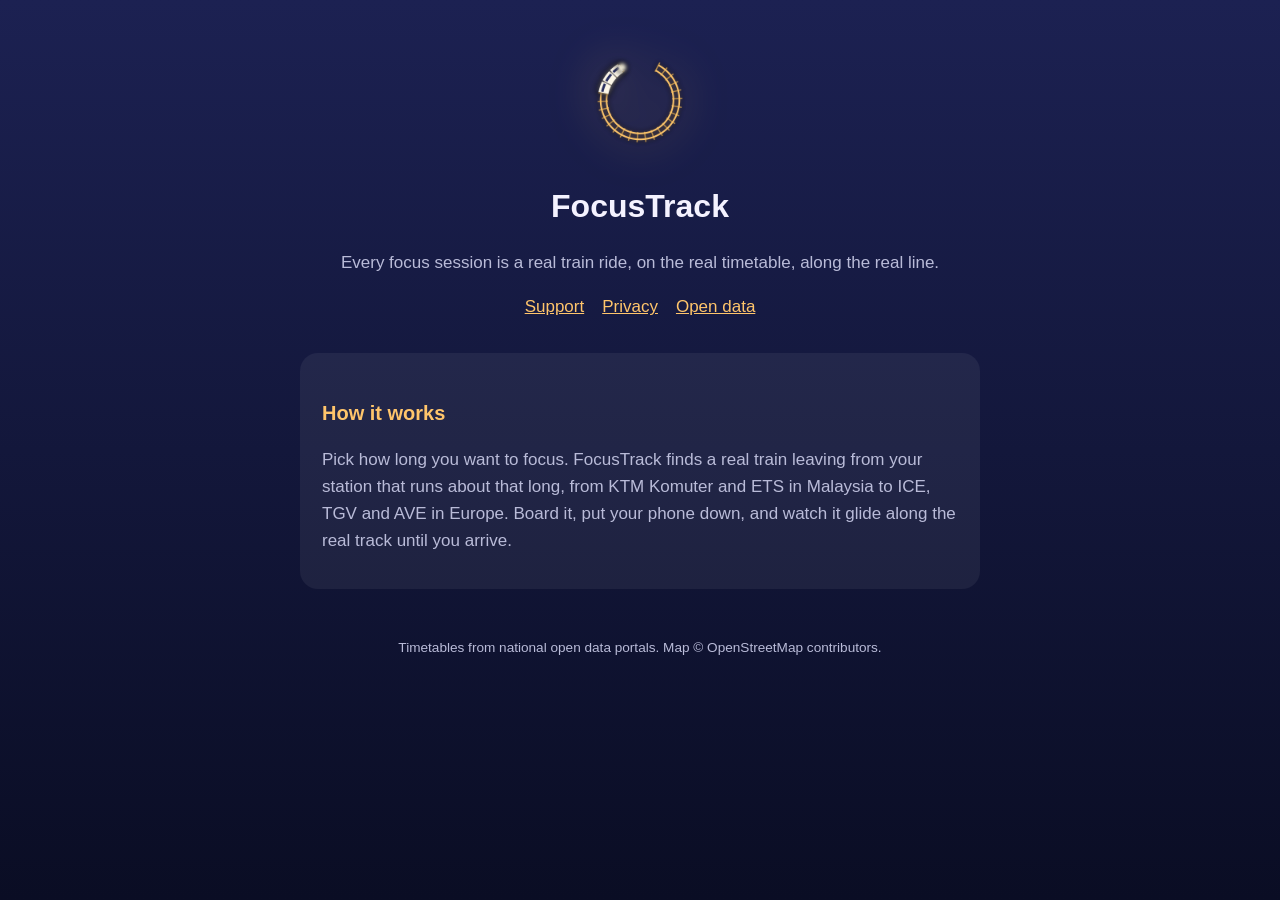
<file: docs/index.html>
<!doctype html>
<html lang="en">
<head>
<meta charset="utf-8"><meta name="viewport" content="width=device-width, initial-scale=1">
<title>FocusTrack: focus timer on real trains</title>
<meta name="description" content="FocusTrack turns every focus session into a real train ride, on real timetables and real track.">
<link rel="stylesheet" href="style.css">
</head>
<body><main>
<header>
  <img src="emblem.png" alt="">
  <h1>FocusTrack</h1>
  <p>Every focus session is a real train ride, on the real timetable, along the real line.</p>
  <nav><a href="support.html">Support</a><a href="privacy.html">Privacy</a><a href="https://github.com/fareezjasmi/laluan-rail-data">Open data</a></nav>
</header>
<div class="card">
  <h2>How it works</h2>
  <p>Pick how long you want to focus. FocusTrack finds a real train leaving from your station that runs about that long, from KTM Komuter and ETS in Malaysia to ICE, TGV and AVE in Europe. Board it, put your phone down, and watch it glide along the real track until you arrive.</p>
</div>
<footer>Timetables from national open data portals. Map © OpenStreetMap contributors.</footer>
</main></body>
</html>
</file>
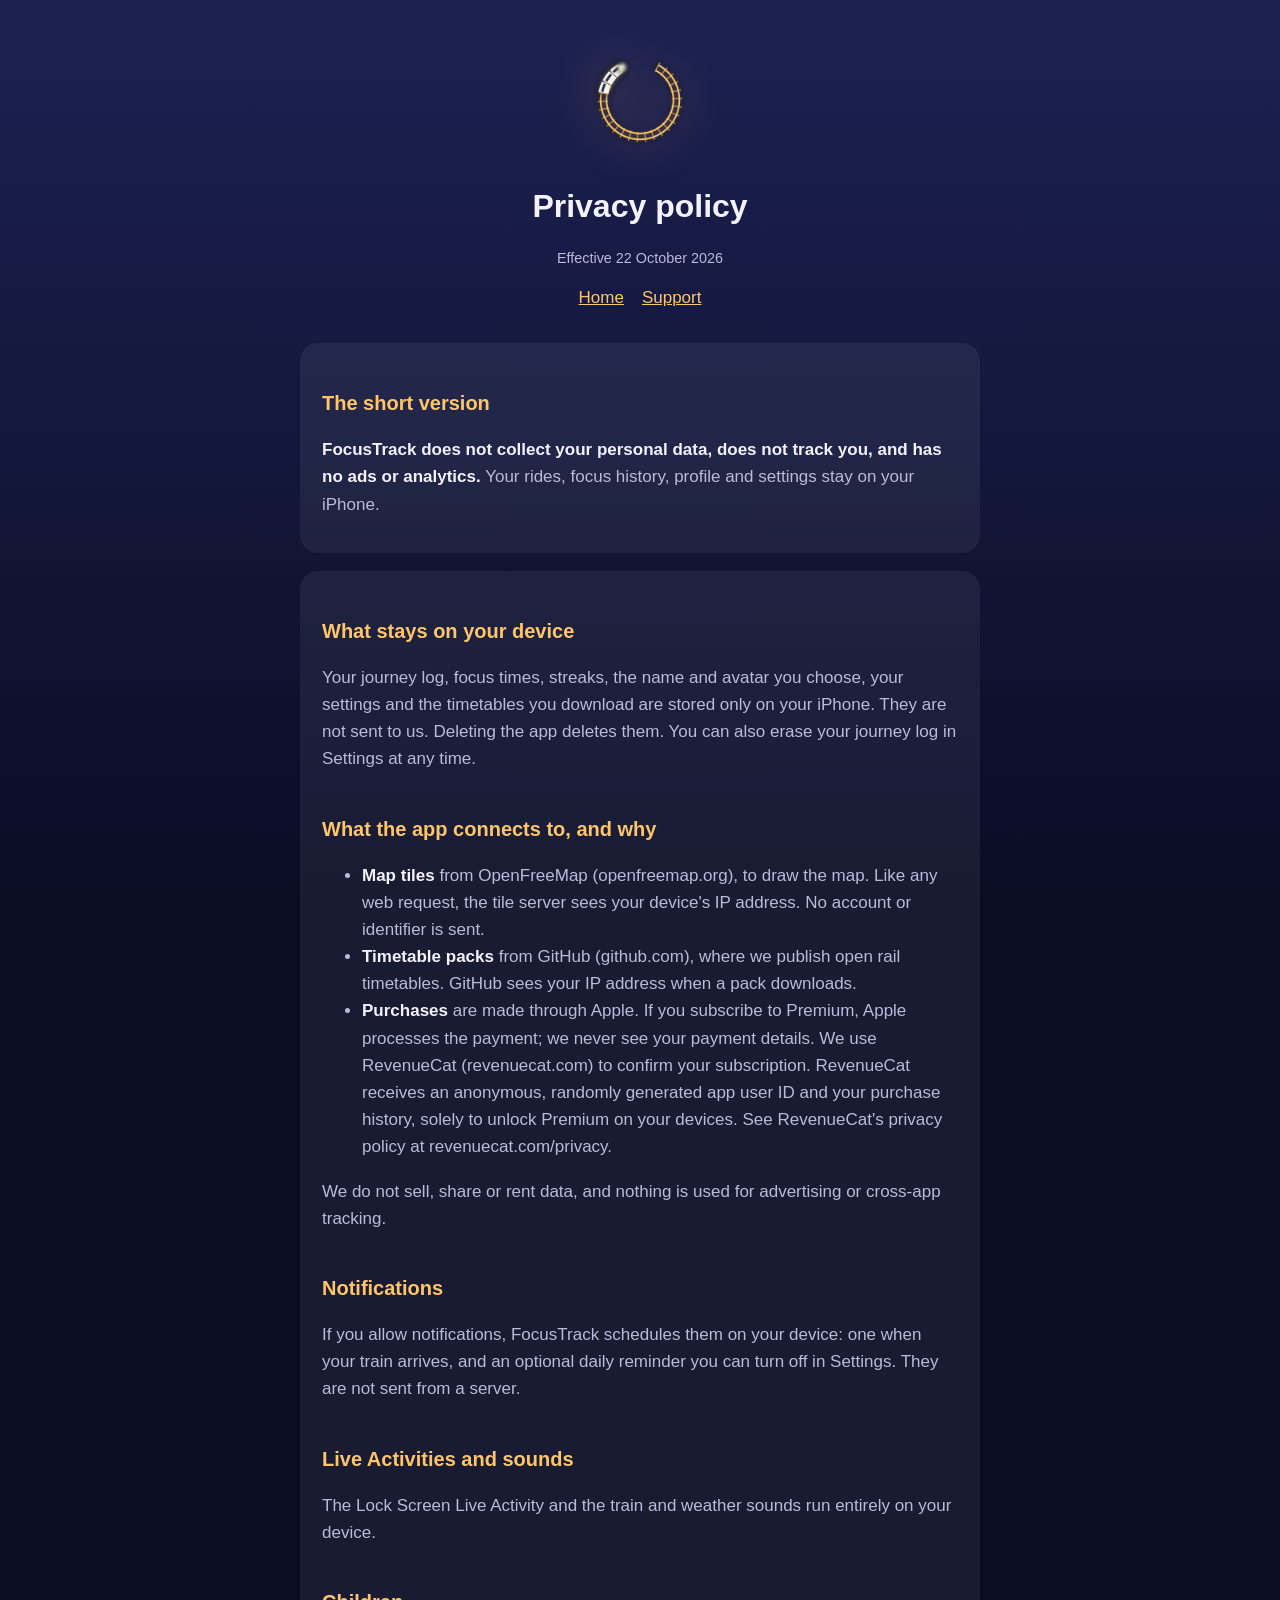
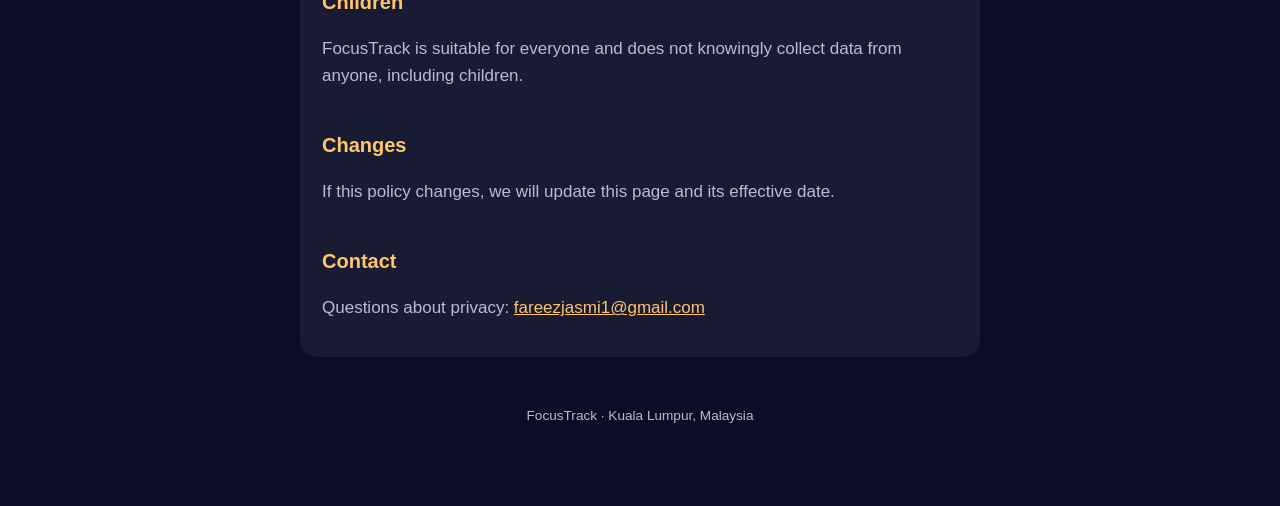
<file: docs/privacy.html>
<!doctype html>
<html lang="en">
<head>
<meta charset="utf-8"><meta name="viewport" content="width=device-width, initial-scale=1">
<title>Privacy policy · FocusTrack</title>
<link rel="stylesheet" href="style.css">
</head>
<body><main>
<header>
  <img src="emblem.png" alt="">
  <h1>Privacy policy</h1>
  <p class="small">Effective 22 October 2026</p>
  <nav><a href="index.html">Home</a><a href="support.html">Support</a></nav>
</header>

<div class="card">
<h2>The short version</h2>
<p><strong>FocusTrack does not collect your personal data, does not track you, and has no ads or analytics.</strong> Your rides, focus history, profile and settings stay on your iPhone.</p>
</div>

<div class="card">
<h2>What stays on your device</h2>
<p>Your journey log, focus times, streaks, the name and avatar you choose, your settings and the timetables you download are stored only on your iPhone. They are not sent to us. Deleting the app deletes them. You can also erase your journey log in Settings at any time.</p>

<h2>What the app connects to, and why</h2>
<ul>
  <li><strong>Map tiles</strong> from OpenFreeMap (openfreemap.org), to draw the map. Like any web request, the tile server sees your device's IP address. No account or identifier is sent.</li>
  <li><strong>Timetable packs</strong> from GitHub (github.com), where we publish open rail timetables. GitHub sees your IP address when a pack downloads.</li>
  <li><strong>Purchases</strong> are made through Apple. If you subscribe to Premium, Apple processes the payment; we never see your payment details. We use RevenueCat (revenuecat.com) to confirm your subscription. RevenueCat receives an anonymous, randomly generated app user ID and your purchase history, solely to unlock Premium on your devices. See RevenueCat's privacy policy at revenuecat.com/privacy.</li>
</ul>
<p>We do not sell, share or rent data, and nothing is used for advertising or cross-app tracking.</p>

<h2>Notifications</h2>
<p>If you allow notifications, FocusTrack schedules them on your device: one when your train arrives, and an optional daily reminder you can turn off in Settings. They are not sent from a server.</p>

<h2>Live Activities and sounds</h2>
<p>The Lock Screen Live Activity and the train and weather sounds run entirely on your device.</p>

<h2>Children</h2>
<p>FocusTrack is suitable for everyone and does not knowingly collect data from anyone, including children.</p>

<h2>Changes</h2>
<p>If this policy changes, we will update this page and its effective date.</p>

<h2>Contact</h2>
<p>Questions about privacy: <a href="mailto:fareezjasmi1@gmail.com">fareezjasmi1@gmail.com</a></p>
</div>
<footer>FocusTrack · Kuala Lumpur, Malaysia</footer>
</main></body>
</html>
</file>
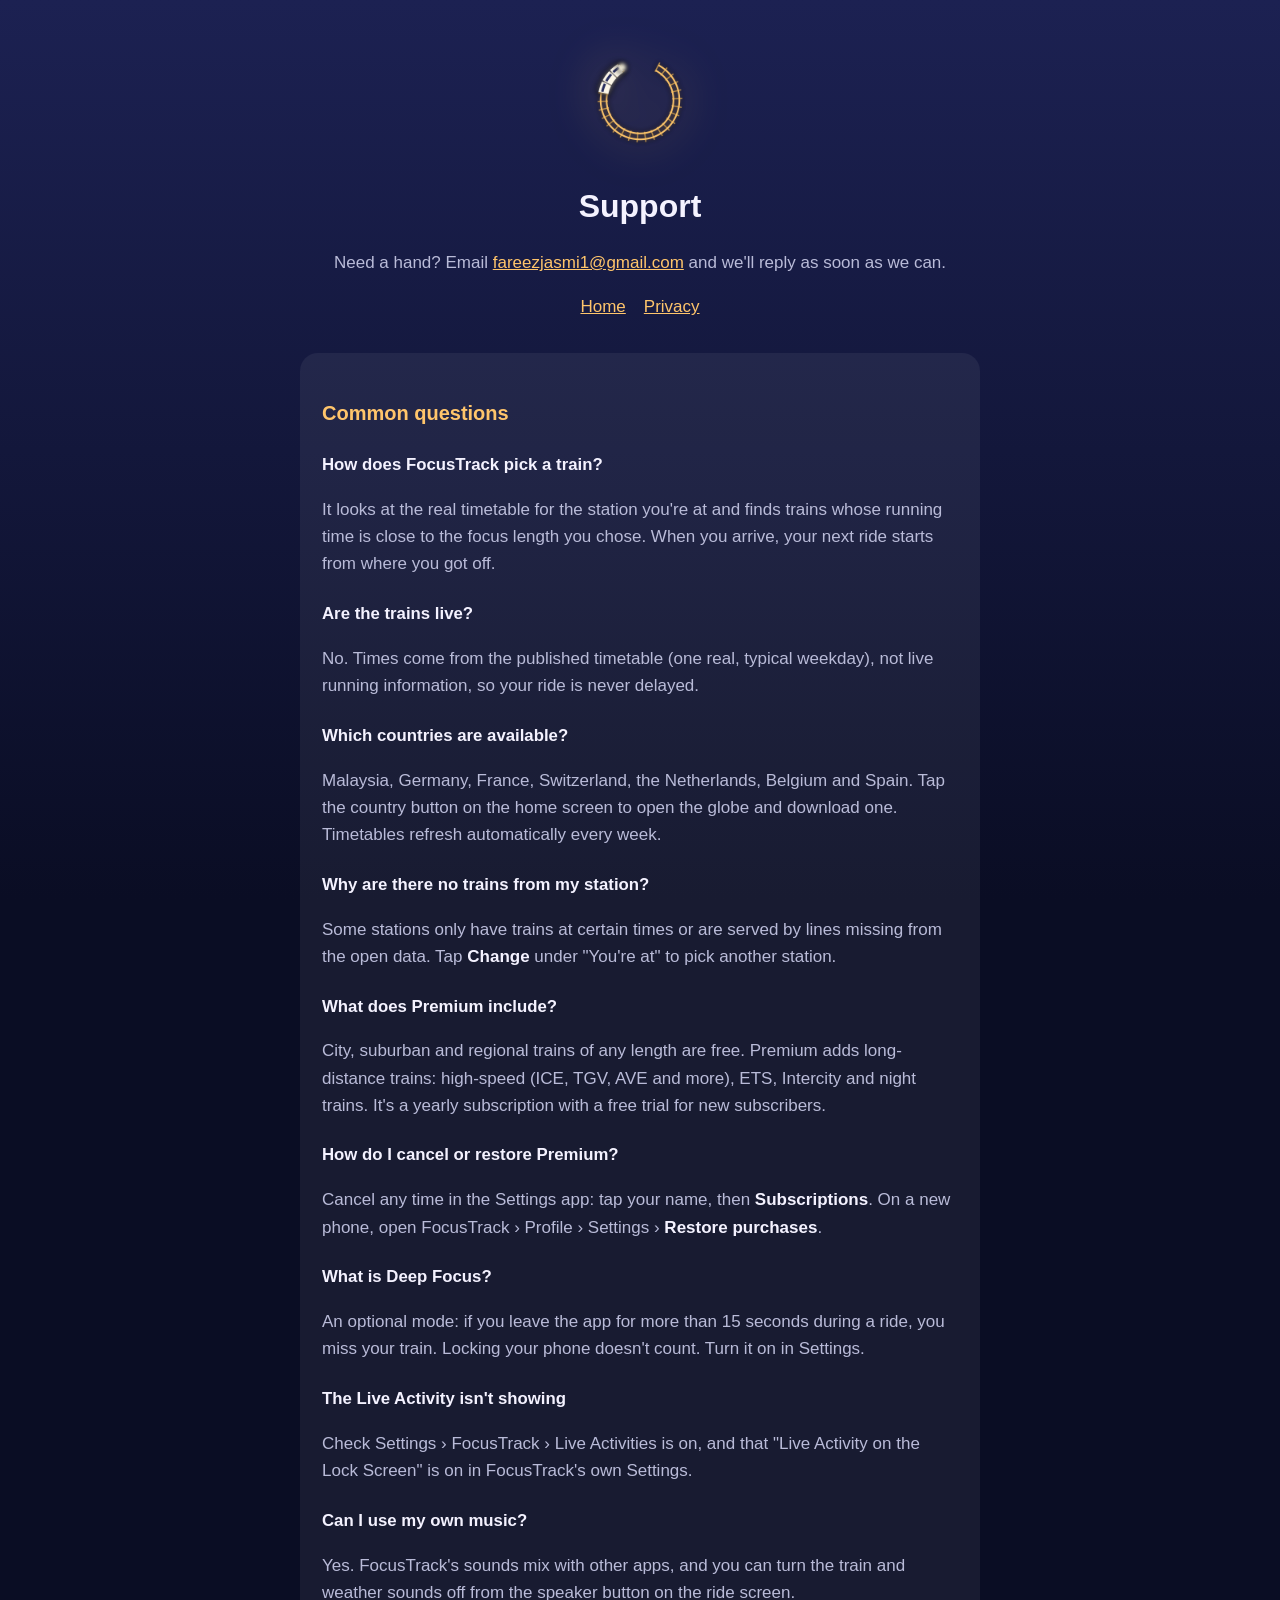
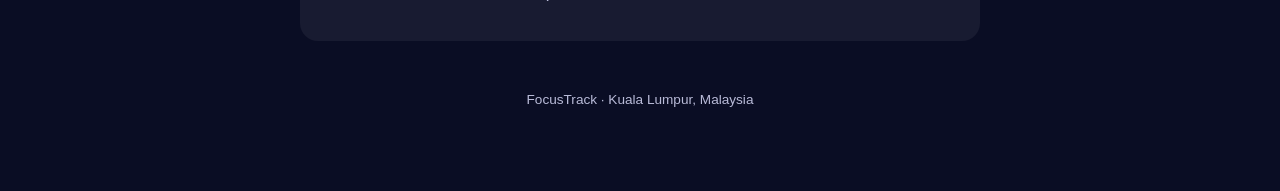
<file: docs/support.html>
<!doctype html>
<html lang="en">
<head>
<meta charset="utf-8"><meta name="viewport" content="width=device-width, initial-scale=1">
<title>Support · FocusTrack</title>
<link rel="stylesheet" href="style.css">
</head>
<body><main>
<header>
  <img src="emblem.png" alt="">
  <h1>Support</h1>
  <p>Need a hand? Email <a href="mailto:fareezjasmi1@gmail.com?subject=FocusTrack%20support">fareezjasmi1@gmail.com</a> and we'll reply as soon as we can.</p>
  <nav><a href="index.html">Home</a><a href="privacy.html">Privacy</a></nav>
</header>

<div class="card">
<h2>Common questions</h2>

<h3>How does FocusTrack pick a train?</h3>
<p>It looks at the real timetable for the station you're at and finds trains whose running time is close to the focus length you chose. When you arrive, your next ride starts from where you got off.</p>

<h3>Are the trains live?</h3>
<p>No. Times come from the published timetable (one real, typical weekday), not live running information, so your ride is never delayed.</p>

<h3>Which countries are available?</h3>
<p>Malaysia, Germany, France, Switzerland, the Netherlands, Belgium and Spain. Tap the country button on the home screen to open the globe and download one. Timetables refresh automatically every week.</p>

<h3>Why are there no trains from my station?</h3>
<p>Some stations only have trains at certain times or are served by lines missing from the open data. Tap <strong>Change</strong> under "You're at" to pick another station.</p>

<h3>What does Premium include?</h3>
<p>City, suburban and regional trains of any length are free. Premium adds long-distance trains: high-speed (ICE, TGV, AVE and more), ETS, Intercity and night trains. It's a yearly subscription with a free trial for new subscribers.</p>

<h3>How do I cancel or restore Premium?</h3>
<p>Cancel any time in the Settings app: tap your name, then <strong>Subscriptions</strong>. On a new phone, open FocusTrack › Profile › Settings › <strong>Restore purchases</strong>.</p>

<h3>What is Deep Focus?</h3>
<p>An optional mode: if you leave the app for more than 15 seconds during a ride, you miss your train. Locking your phone doesn't count. Turn it on in Settings.</p>

<h3>The Live Activity isn't showing</h3>
<p>Check Settings › FocusTrack › Live Activities is on, and that "Live Activity on the Lock Screen" is on in FocusTrack's own Settings.</p>

<h3>Can I use my own music?</h3>
<p>Yes. FocusTrack's sounds mix with other apps, and you can turn the train and weather sounds off from the speaker button on the ride screen.</p>
</div>
<footer>FocusTrack · Kuala Lumpur, Malaysia</footer>
</main></body>
</html>
</file>
<file: docs/style.css>
:root { --bg1:#1c2152; --bg2:#0a0d24; --text:#f4f2ff; --muted:#b9bbd8; --gold:#ffc56b; --card:rgba(255,255,255,.06); }
* { box-sizing: border-box; }
html { background: var(--bg2); }
body { margin: 0; min-height: 100vh; color: var(--text); background: linear-gradient(var(--bg1), var(--bg2)) fixed;
  font: 17px/1.6 -apple-system, BlinkMacSystemFont, "Segoe UI", Roboto, sans-serif; }
main { max-width: 720px; margin: 0 auto; padding: 40px 20px 80px; }
header { text-align: center; margin-bottom: 32px; }
header img { width: 120px; height: 120px; filter: drop-shadow(0 0 24px rgba(255,197,107,.35)); }
h1 { font-size: 2rem; margin: .4em 0 .2em; }
h2 { font-size: 1.25rem; margin-top: 2em; color: var(--gold); }
h3 { font-size: 1.05rem; margin: 1.4em 0 .2em; }
p, li { color: var(--muted); }
strong { color: var(--text); }
a { color: var(--gold); }
.card { background: var(--card); border-radius: 18px; padding: 4px 22px 18px; margin: 18px 0; }
nav { display: flex; gap: 18px; justify-content: center; margin-top: 8px; }
.small { font-size: .9rem; }
footer { text-align: center; margin-top: 48px; font-size: .85rem; color: var(--muted); }
</file>
